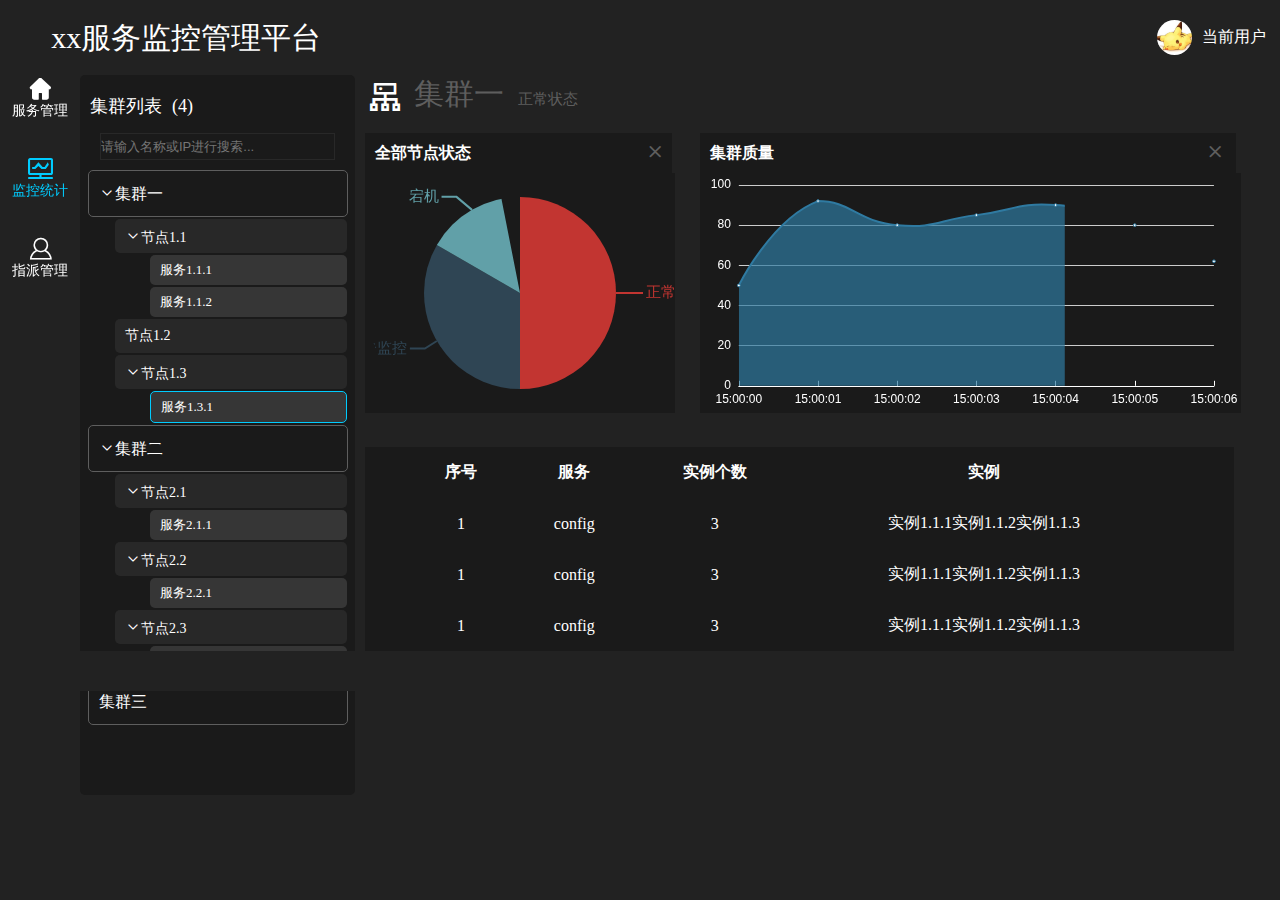
<file: index.html>
<!DOCTYPE>
<html>
  <head>
    <meta charset="utf-8">
    <link href="css/index.css" type="text/css" rel="stylesheet">
    <link href="css/reset.css" type="text/css" rel="stylesheet">
    <link href="css/iconfont/iconfont.css" type="text/css" rel="stylesheet">
  </head>
  <body>
    <div class="top-nav">
        <div class="top-title"><span>xx服务监控管理平台</span></div>
        <div class="user-info"><img class="user-pic" src="images/userImage.jpg"><span>当前用户</span></div>
    </div>
    <div class="bottom-container">
      <div class="left-side-nav">
        <div class="nav-logo"><i class="iconfont icon-zhuye" style="font-size: 25px;"></i><span>服务管理</span></div>
        <div class="nav-logo active"><i class="iconfont icon-jianzhuanquan" style="font-size: 25px;"></i><span>监控统计</span></div>
        <div class="nav-logo"><i class="iconfont icon-yonghu" style="font-size: 25px;"></i><span>指派管理</span></div>
      </div>
      <div class="cluster-list-container">
        <span>集群列表</span><span>(4)</span>
        <input type="text" class="search-input" placeholder="请输入名称或IP进行搜索...">
        <ul class="cluster-container">
          <li class="cluster-name" onclick="isHidden(this)"><i class="iconfont icon-tubiao-"></i><span>集群一</span></li>
            <ul class="node-container" style="display:block;">
              <li class="node-name" onclick="isHidden(this)"><i class="iconfont icon-tubiao-"></i><span>节点1.1</span></li>
                <ul class="service-container" style="display:block;">
                  <li class="service-name" onclick="showInstance(this)"><span>服务1.1.1</span></li>
                  <li class="service-name" onclick="showInstance(this)"><span>服务1.1.2</span></li>
                </ul>
              <li class="node-name" onclick="isHidden(this)"><span>节点1.2</span></li>
              <li class="node-name" onclick="isHidden(this)"><i class="iconfont icon-tubiao-"></i><span>节点1.3</span></li>
                <ul class="service-container" style="display:block;">
                  <li class="service-name active1"><span>服务1.3.1</span></li>
                </ul>
            </ul>
          <li class="cluster-name" onclick="isHidden(this)"><i class="iconfont icon-tubiao-"></i><span>集群二</span></li>
            <ul class="node-container" style="display:block;">
              <li class="node-name" onclick="isHidden(this)"><i class="iconfont icon-tubiao-"></i><span>节点2.1</span></li>
                <ul class="service-container" style="display:block;">
                  <li class="service-name"><span>服务2.1.1</span></li>
                </ul>
              <li class="node-name" onclick="isHidden(this)"><i class="iconfont icon-tubiao-"></i><span>节点2.2</span></li>
                <ul class="service-container" style="display:block;">
                  <li class="service-name"><span>服务2.2.1</span></li>
                </ul>
              <li class="node-name" onclick="isHidden(this)"><i class="iconfont icon-tubiao-"></i><span>节点2.3</span></li>
                <ul class="service-container" style="display:block;">
                  <li class="service-name"><span>服务1.3.1</span></li>
                </ul>
            </ul>
          <li class="cluster-name"><span>集群三</span></li>
        </ul>
      </div>
      <div class="right-charts-container">
        <div class="cluster-charts-header">
          <i class="iconfont icon-cluster" style="position: relative;font-size: 40px;vertical-align:middle;display: inline-block;"></i>
          <span class="cluster-name-span">集群一</span>
          <span class="cluster-status-span">正常状态</span>
        </div>
        <div class="cluster-nodeStatus-container">
          <div class="cluster-nodeStatus-header"><div class="cluster-nodeStatus-title">全部节点状态</div><i class="iconfont icon-guanbi"></i></div>
          <div id="cluster-nodeStatus-div" style="height:240px;width:99%"></div>
        </div>
        <div class="cluster-quality-container">
          <div class="cluster-quality-header"><div class="cluster-quality-title">集群质量</div><i class="iconfont icon-guanbi"></i></div>
          <div id="cluster-quality-div" style="height:240px;width:99%"></div>
        </div>
        <div class="cluster-instance-container">
          <table>
            <thead>
              <tr>
                <th>序号</th>
                <th>服务</th>
                <th>实例个数</th>
                <th>实例</th>
              </tr>
            </thead>
            <tbody>
              <tr>
                <td>1</td>
                <td>config</td>
                <td>3</td>
                <td><span>实例1.1.1</span><span>实例1.1.2</span><span>实例1.1.3</span></td>
              </tr>
              <tr>
                <td>1</td>
                <td>config</td>
                <td>3</td>
                <td><span>实例1.1.1</span><span>实例1.1.2</span><span>实例1.1.3</span></td>
              </tr>
              <tr>
                <td>1</td>
                <td>config</td>
                <td>3</td>
                <td><span>实例1.1.1</span><span>实例1.1.2</span><span>实例1.1.3</span></td>
              </tr>
            </tbody>
          </table>
        </div>
      </div>
    </div>
    <div class="footer">

    </div>
    <!-- 引入 echarts.js -->
    <script src="js/echarts.common.min.js"></script>
    <script src="js/index.js"></script>
  </body>
</html>
</file>
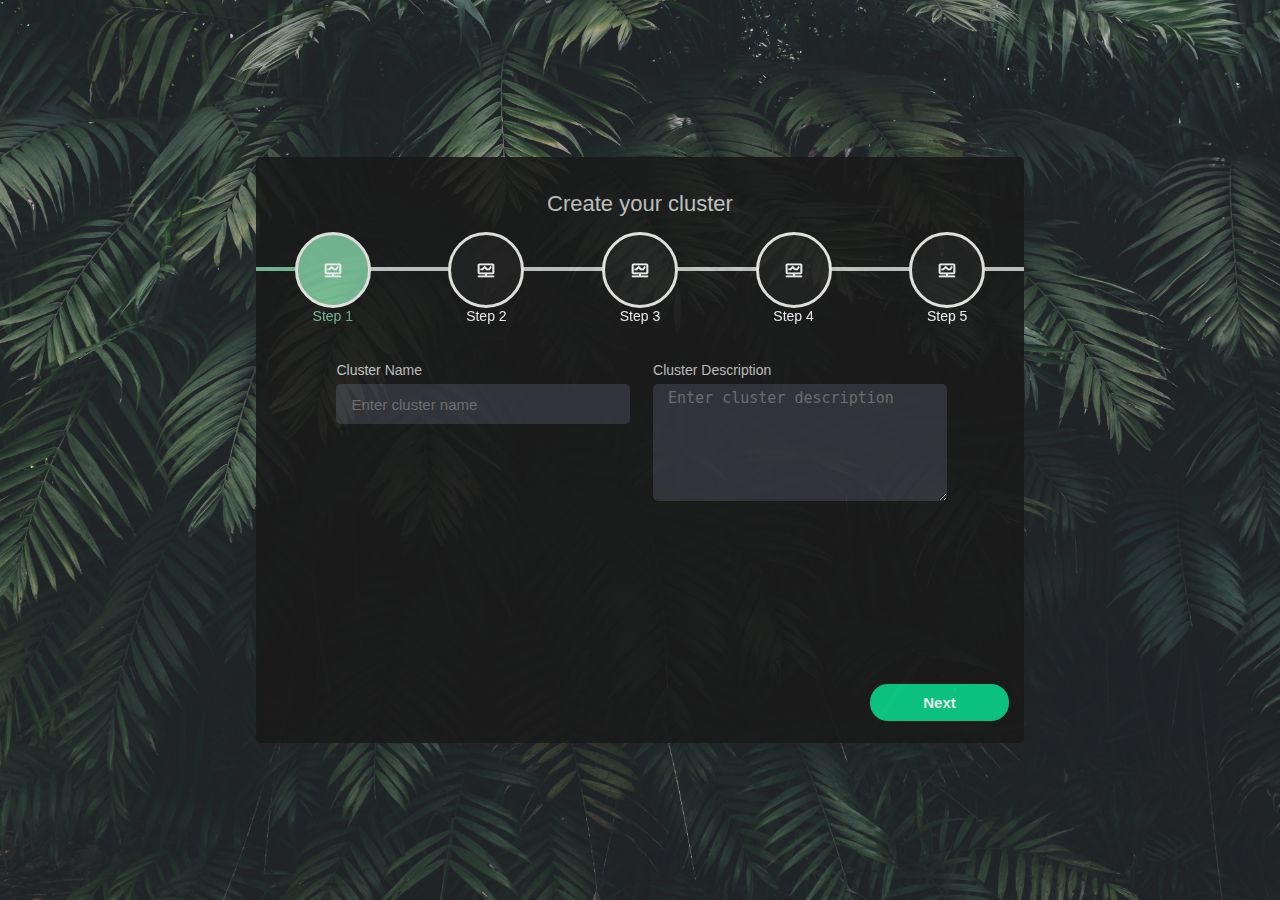
<file: create.html>
<!DOCTYPE>
<html>
  <head>
    <meta charset="utf-8">
    <title>新建集群</title>
    <link rel="stylesheet" type="text/css" href="css/reset.css"> 
    <link rel="stylesheet" type="text/css" href="css/create.css">
    <link rel="stylesheet" type="text/css" href="css/iconfont/iconfont.css">
    <link rel="icon" href="images/favicon.ico" />
  </head>
  <body>
    <div class="create-background-opacity"></div>
    <div class="create-form-container">
      <div class="progress-with-circle">
        <div class="progress-bar" id="progress-bar"></div>
      </div>
      <ul class="nav-pills">
      <li  class="nav-li-active">
        <div class="icon-circle" id="circle1">
          <i class="iconfont icon-jianzhuanquan"></i>
        </div>
        <a>Step 1</a>
      </li>
      <li>
        <div class="icon-circle" id="circle2">
          <i class="iconfont icon-jianzhuanquan"></i>
        </div>
        <a>Step 2</a>
      </li>
      <li>
        <div class="icon-circle" id="circle3">
          <i class="iconfont icon-jianzhuanquan"></i>
        </div>
        <a>Step 3</a>
      </li>
      <li>
        <div class="icon-circle" id="circle4">
          <i class="iconfont icon-jianzhuanquan"></i>
        </div>
        <a>Step 4</a>
      </li>
      <li>
        <div class="icon-circle" id="circle5">
          <i class="iconfont icon-jianzhuanquan"></i>
        </div>
        <a>Step 5</a>
      </li>
      </ul>
      <!--iput cluster-->
      <div class="create-cluster-container">
        <div class="create-cluster-header">
          <p>Create your cluster</p>
        </div>
        <form class="create-cluster-form">
          <ul class="create-cluster-ul">
            <li class="create-cluster-li">
              <label class="create-li-label">Cluster Name</label>
              <input class="clusterName" type="text" placeholder="Enter cluster name" name="clusterName" required="required" onchange="checkClusterName()"> 
            </li>
            <li class="create-cluster-li">
              <label class="create-li-label">Cluster Description</label>
              <textarea class="clusterDescription" placeholder="Enter cluster description" name="clusterDesciption" required="required"></textarea>
            </li>
          </ul>
        </form>
        <input type="button" value="Next" class="next-btn" onclick="clusterSave(this)"/>
      </div>
      <!--add jar/image-->
      <div class="add-jar-container">
        <div class="create-cluster-header">
          <p>Add your jar/image</p>
        </div>
        <form class="add-jar-form">
          <ul class="create-cluster-ul list">
            <li class="create-cluster-li" style="margin-left: 28%;font-size:20px; ">
              <span><input class="cluster-li-radio" type="radio" name="hubType" value="jar" checked onclick="isJar()"><label>jar</label></span>
              <span><input class="cluster-li-radio" type="radio" name="hubType" value="image" onclick="isImage()"><label>image</label></span>
            </li>
            <li class="create-cluster-li">
              <label class="create-li-label">IP</label>
              <input class="IP" type="text" placeholder="Enter IP" name="IP" required="required" value="192.168.0.116" onblur="checkform(this)"> 
            </li>
            <li class="create-cluster-li cluster-jar-li">
              <label class="create-li-label">User Name</label>
              <input class="userName" type="text" placeholder="Enter user name" name="userName" required="required" value="root" onblur="checkform(this)"> 
            </li>
            <li class="create-cluster-li">
              <label class="create-li-label">Local Hub Path</label>
              <input class="localHubPath" type="text" placeholder="Enter local hub path" name="localHubPath" required="required" value="/usr/local/MSProject" onblur="checkform(this)"> 
            </li>
            <li class="create-cluster-li cluster-jar-li">
              <label class="create-li-label">User Password</label>
              <input class="userPwd" type="password" placeholder="Enter user password" name="userPassword" required="required" value="changxin" onblur="checkform(this)"> 
            </li>
            <li class="create-cluster-li cluster-jar-li">
              <label class="create-li-label">Log Path</label>
              <input class="logPath" type="text" placeholder="Enter log path" name="logPath" required="required" value="/var/sselab/log" onblur="checkform(this)"> 
            </li>
          </ul>
        </form>
        <div class="show-jar-container">
          <div id="show-jar-content"></div>
          <input class="show-jar-button" type="button" value="取消" class="cancel-btn" onclick="cancelJar()"/>
          <input class="show-jar-button" type="button" value="保存" class="save-btn" onclick="saveJar()"/>
        </div>
        <input id="next-button" type="button" value="Next" class="next-btn" onclick="checkhub()"/>
      </div>
      <!--input node-->
      <div class="create-node-container">
        <div class="create-node-header">
          <p>Create your node</p>
        </div>
        <form class="create-node-form">
          <label class="create-li-label">IP String</label>
          <textarea class="IPString" placeholder="Enter IP string,Please separate different IPs with commas(,)" name="IPString" required="required">192.168.0.116,192.168.0.112,192.168.0.113</textarea>
        </form>
        <input type="button" value="Next" class="next-btn" onclick="searchNode(this)"/>
      </div>
      <!--add ip-->
      <div class="add-ip-container">
        <div class="create-node-header">
          <p>Add your IP</p>
        </div>
        <div id="add-ip-list"> 
        </div>
        <input  type="button" value="Next" class="next-btn" onclick="addIPFunction(this);showServiceFunction();"/>
      </div>     
      <!--create service-->
      <div class="create-service-container">
        <div class="create-service-header">
          <p>Service</p>
        </div>
        <div class="service-ip-container">
          <!--
          <div class="each-ip-container">
            <div class="ip-name"><span style="vertical-align: middle; padding-left: 3px;">192.168.0.111</span><img src="images/tianjia.png" style="width:12%; display: inline-block; padding-left:5px; vertical-align: middle;"></div>
            <div class="ip-service-count">
              <span>tomcat: <input type="number" min="1" max="10" value="2"/></span>
              <span>userService: <input type="number" min="1" max="10"/></span>
              <span>docker: <input type="number" min="1" max="10"/></span>
            </div>
          </div>  
          <div class="each-ip-container">
            <div class="ip-name"><span style="vertical-align: middle;padding-left: 3px;">192.168.0.112</span><img src="images/tianjia.png" style="width:12%; display: inline-block; padding-left:5px; vertical-align: middle;"></div>
            <div class="ip-service-count">
              <span>tomcat: <input type="number" min="1" max="10"/></span>
              <span>userService: <input type="number" min="1" max="10"/></span>
            </div>
          </div>
          <div class="each-ip-container">
            <div class="ip-name"><span style="vertical-align: middle;padding-left: 3px;">192.168.0.113</span><img src="images/tianjia.png" style="width:12%; display: inline-block; padding-left:5px; vertical-align: middle;"></div>
            <div class="ip-service-count">
              <span>userService: <input type="number" min="1" max="10"/></span>
              <span>docker: <input type="number" min="1" max="10"/></span>
            </div>
          </div>
          --> 
        </div>
        <div class="add-service-container"> 
          <div class="add-service-content"></div>
          <input class="add-service-button" type="button" value="取消" onclick="cancelService()"/>
          <input class="add-service-button" type="button" value="保存" onclick="addService(this)"/>
        </div> 
        <input type="button" value="Submit" class="submit-btn" onclick="deployFunction()"/>  
      </div>
    </div>
    <script>
      
    </script>
    <script src="js/create.js"></script>
  </body>
</html>
</file>
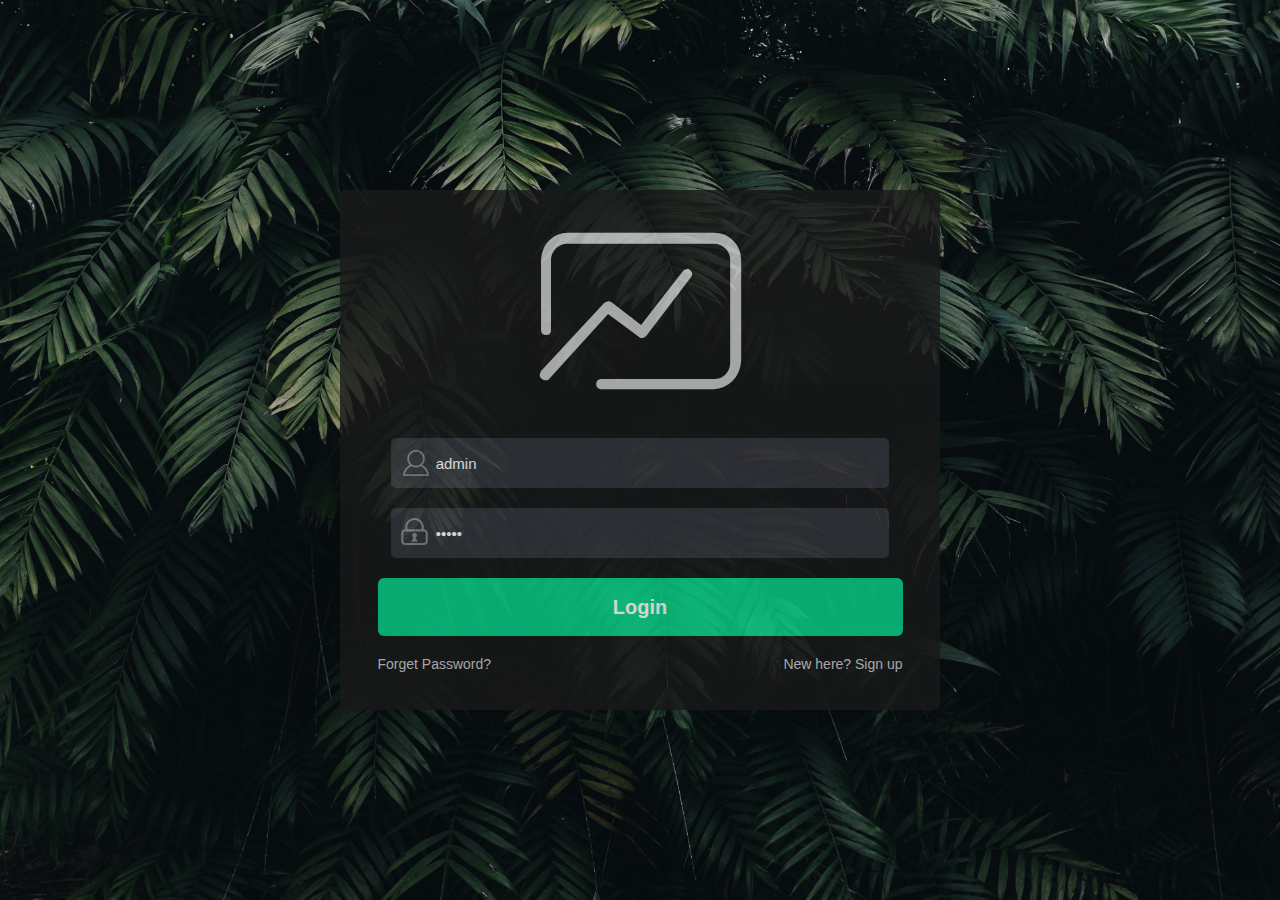
<file: login.html>
<!DOCTYPE>
<html>
  <head>
    <meta charset="utf-8">
    <title>登录</title>
    <link rel="stylesheet" type="text/css" href="css/reset.css"> 
    <link rel="stylesheet" type="text/css" href="css/login.css">
    <link rel="stylesheet" type="text/css" href="css/iconfont/iconfont.css">
    <link rel="icon" href="images/favicon.ico" />
  </head>
  <body>
    <div class="login-form-container">
      <div class="welcome-logo">
        <i class="iconfont icon-jiankongzhibiao" style="font-size: 200px; font-weight: lighter;"></i>
      </div>
      <form class="login-form">
        <input class="userName" type="text" placeholder="Enter Username" required="required" value="admin">
        <input class="userPassword" type="password" placeholder="Enter Password" required="required" value="admin">
        <input type="button" value="Login" class="login-btn" onclick="submitFunction()"/>
        <div class="forget-pwd"><a>Forget Password?</a></div>
        <div class="sign-up"><a>New here? Sign up</a></div>
      </form>
    </div>
    <script src="js/login.js"></script>
  </body>
</html>
</file>
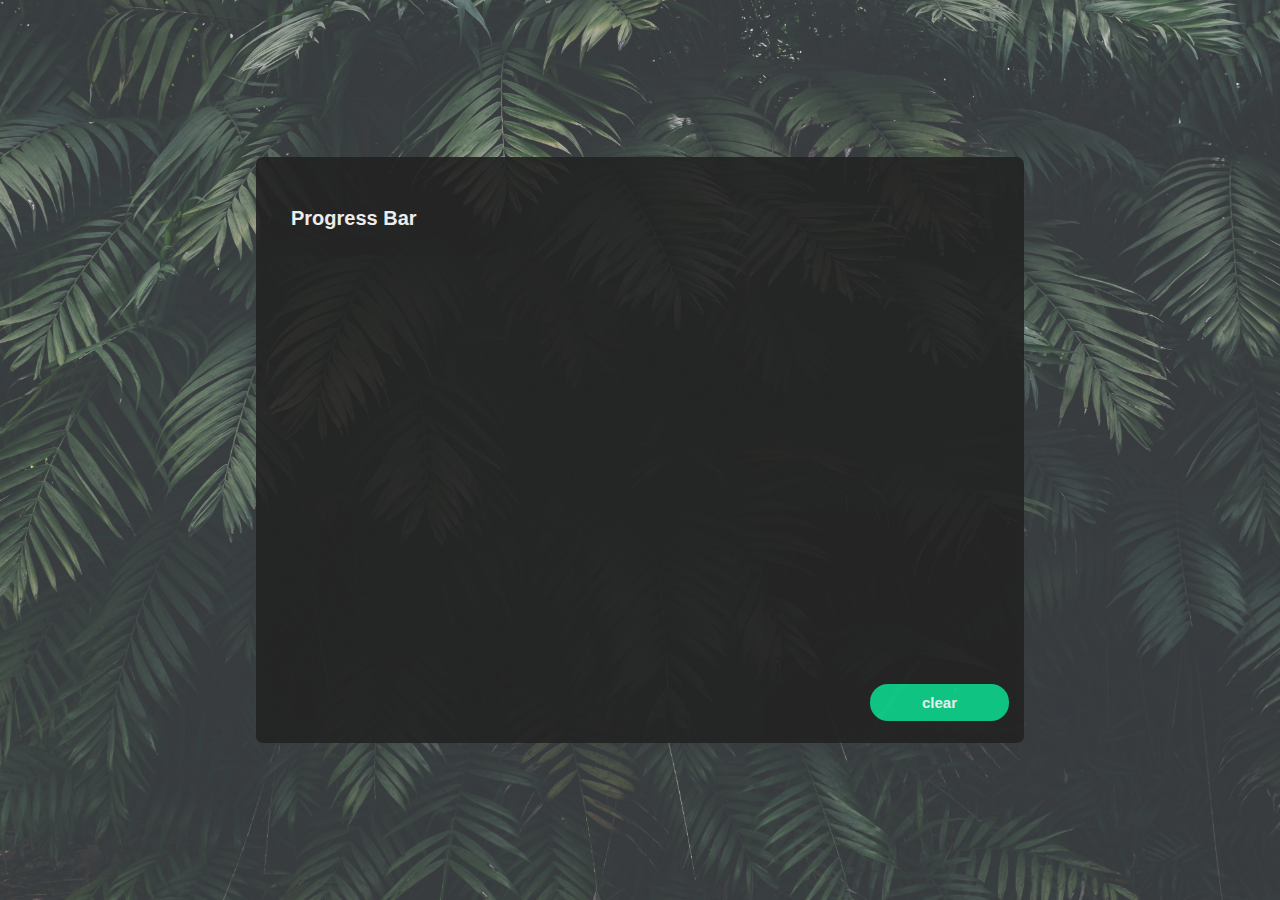
<file: progressBar.html>
<!DOCTYPE>
<html>
  <head>
    <meta charset="utf-8">
    <title>部署集群</title>
    <link rel="stylesheet" type="text/css" href="css/reset.css">
    <link rel="stylesheet" type="text/css" href="css/create.css">
    <link rel="stylesheet" type="text/css" href="css/progressBar.css">
    <link rel="stylesheet" type="text/css" href="css/iconfont/iconfont.css">
    <link rel="icon" href="images/favicon.ico" />
  </head>
  <body>
    <div class="wrapper">
      <div class="bg-pic-cover">
        <div class="form-container">
          <div class="panel-heading">
            <span>Progress Bar</span>
          </div>

          <div class="panel-body">
            <!--
            <div class="each-bar-container">
              <span class="ip-name">IP1</span>
              <div class="progress-bar-container">
                <div class="progress-bar-complete bar1"></div>
              </div>
            </div>
          
            <div class="each-bar-container">
              <span class="ip-name">IP2</span>
              <div class="progress-bar-container">
                <div class="progress-bar-complete bar2"></div>
              </div>
            </div>
         
          <div class="each-bar-container">
            <span class="ip-name">IP3</span>
            <div class="progress-bar-container">
              <div class="progress-bar-complete bar3"></div>
            </div>
          </div>

          <div class="each-bar-container">
            <span class="ip-name">IP4</span>
            <div class="progress-bar-container">
              <div class="progress-bar-complete bar4"></div>
            </div>
          </div>
          -->
          </div>
          <input  type="button" value="clear" class="finish-btn" id="finish" onclick="clear()"/>
        </div>
      </div>
    </div>
    <script src="js/progressBar.js"></script>
  </body>
</html>
</file>
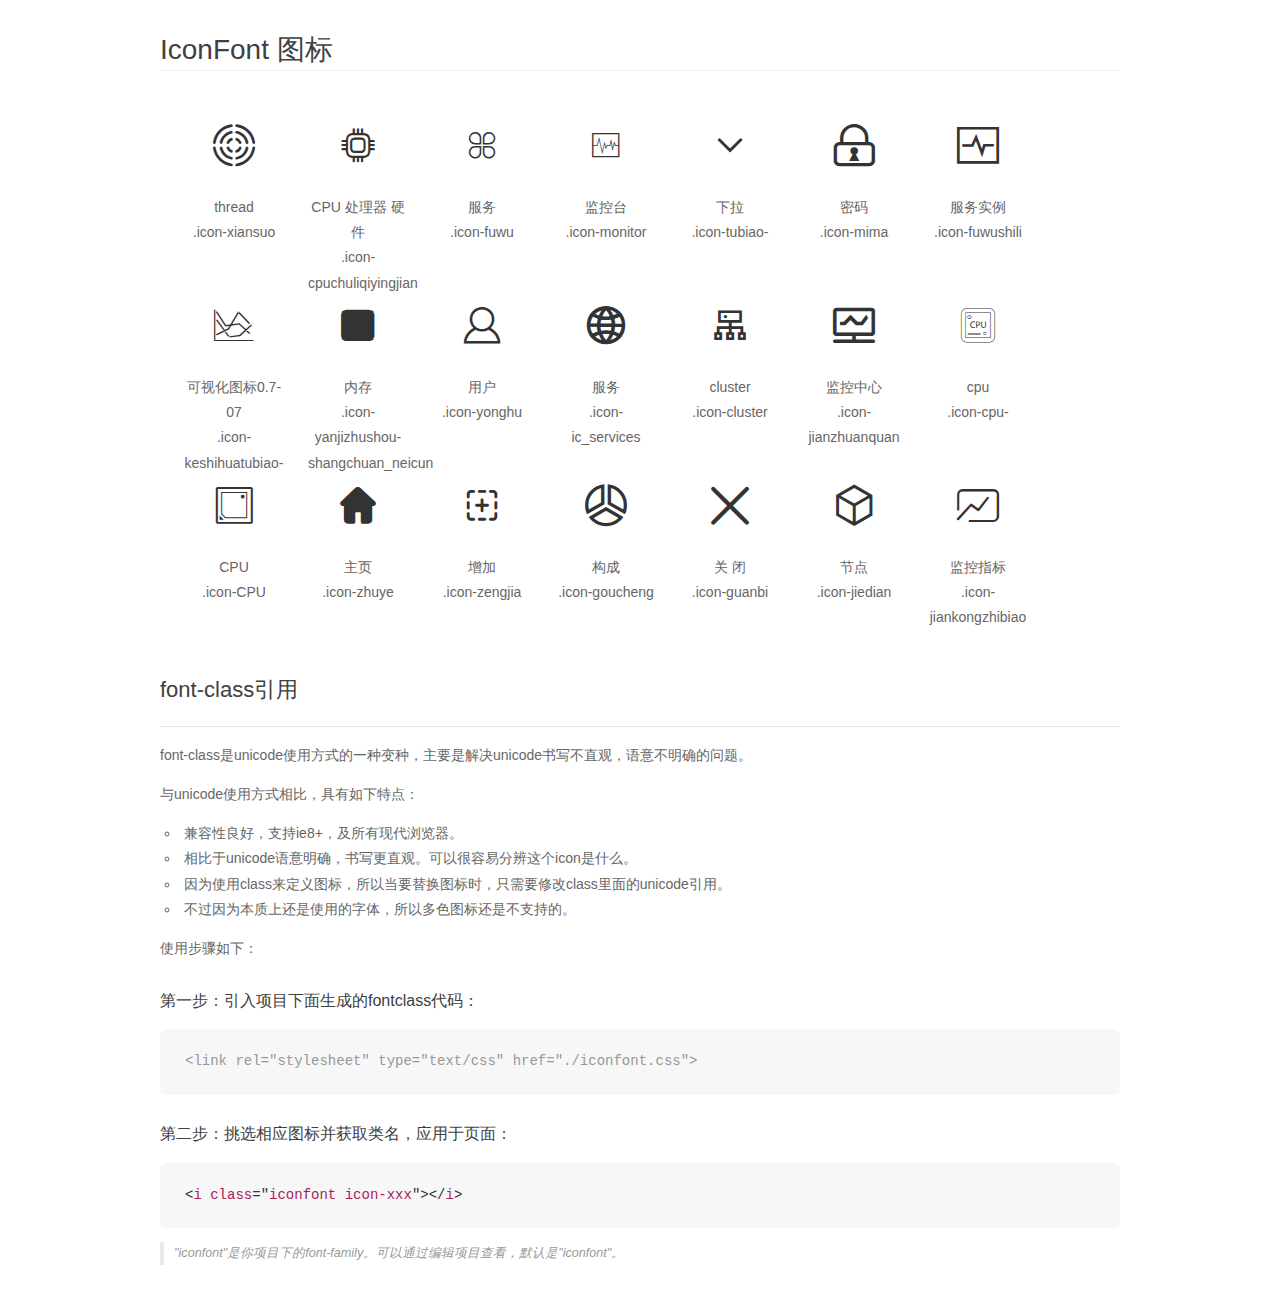
<file: css/iconfont/demo_fontclass.html>
<!DOCTYPE html>
<html>
<head>
    <meta charset="utf-8"/>
    <title>IconFont</title>
    <link rel="stylesheet" href="demo.css">
    <link rel="stylesheet" href="iconfont.css">
</head>
<body>
    <div class="main markdown">
        <h1>IconFont 图标</h1>
        <ul class="icon_lists clear">
            
                <li>
                <i class="icon iconfont icon-xiansuo"></i>
                    <div class="name">thread</div>
                    <div class="fontclass">.icon-xiansuo</div>
                </li>
            
                <li>
                <i class="icon iconfont icon-cpuchuliqiyingjian"></i>
                    <div class="name">CPU 处理器 硬件</div>
                    <div class="fontclass">.icon-cpuchuliqiyingjian</div>
                </li>
            
                <li>
                <i class="icon iconfont icon-fuwu"></i>
                    <div class="name">服务</div>
                    <div class="fontclass">.icon-fuwu</div>
                </li>
            
                <li>
                <i class="icon iconfont icon-monitor"></i>
                    <div class="name">监控台</div>
                    <div class="fontclass">.icon-monitor</div>
                </li>
            
                <li>
                <i class="icon iconfont icon-tubiao-"></i>
                    <div class="name">下拉</div>
                    <div class="fontclass">.icon-tubiao-</div>
                </li>
            
                <li>
                <i class="icon iconfont icon-mima"></i>
                    <div class="name">密码</div>
                    <div class="fontclass">.icon-mima</div>
                </li>
            
                <li>
                <i class="icon iconfont icon-fuwushili"></i>
                    <div class="name">服务实例</div>
                    <div class="fontclass">.icon-fuwushili</div>
                </li>
            
                <li>
                <i class="icon iconfont icon-keshihuatubiao-"></i>
                    <div class="name">可视化图标0.7-07</div>
                    <div class="fontclass">.icon-keshihuatubiao-</div>
                </li>
            
                <li>
                <i class="icon iconfont icon-yanjizhushou-shangchuan_neicun"></i>
                    <div class="name">内存</div>
                    <div class="fontclass">.icon-yanjizhushou-shangchuan_neicun</div>
                </li>
            
                <li>
                <i class="icon iconfont icon-yonghu"></i>
                    <div class="name">用户</div>
                    <div class="fontclass">.icon-yonghu</div>
                </li>
            
                <li>
                <i class="icon iconfont icon-ic_services"></i>
                    <div class="name">服务</div>
                    <div class="fontclass">.icon-ic_services</div>
                </li>
            
                <li>
                <i class="icon iconfont icon-cluster"></i>
                    <div class="name">cluster</div>
                    <div class="fontclass">.icon-cluster</div>
                </li>
            
                <li>
                <i class="icon iconfont icon-jianzhuanquan"></i>
                    <div class="name">监控中心</div>
                    <div class="fontclass">.icon-jianzhuanquan</div>
                </li>
            
                <li>
                <i class="icon iconfont icon-cpu-"></i>
                    <div class="name">cpu</div>
                    <div class="fontclass">.icon-cpu-</div>
                </li>
            
                <li>
                <i class="icon iconfont icon-CPU"></i>
                    <div class="name">CPU</div>
                    <div class="fontclass">.icon-CPU</div>
                </li>
            
                <li>
                <i class="icon iconfont icon-zhuye"></i>
                    <div class="name">主页</div>
                    <div class="fontclass">.icon-zhuye</div>
                </li>
            
                <li>
                <i class="icon iconfont icon-zengjia"></i>
                    <div class="name">增加</div>
                    <div class="fontclass">.icon-zengjia</div>
                </li>
            
                <li>
                <i class="icon iconfont icon-goucheng"></i>
                    <div class="name">构成</div>
                    <div class="fontclass">.icon-goucheng</div>
                </li>
            
                <li>
                <i class="icon iconfont icon-guanbi"></i>
                    <div class="name">关  闭</div>
                    <div class="fontclass">.icon-guanbi</div>
                </li>
            
                <li>
                <i class="icon iconfont icon-jiedian"></i>
                    <div class="name">节点</div>
                    <div class="fontclass">.icon-jiedian</div>
                </li>
            
                <li>
                <i class="icon iconfont icon-jiankongzhibiao"></i>
                    <div class="name">监控指标</div>
                    <div class="fontclass">.icon-jiankongzhibiao</div>
                </li>
            
        </ul>

        <h2 id="font-class-">font-class引用</h2>
        <hr>

        <p>font-class是unicode使用方式的一种变种，主要是解决unicode书写不直观，语意不明确的问题。</p>
        <p>与unicode使用方式相比，具有如下特点：</p>
        <ul>
        <li>兼容性良好，支持ie8+，及所有现代浏览器。</li>
        <li>相比于unicode语意明确，书写更直观。可以很容易分辨这个icon是什么。</li>
        <li>因为使用class来定义图标，所以当要替换图标时，只需要修改class里面的unicode引用。</li>
        <li>不过因为本质上还是使用的字体，所以多色图标还是不支持的。</li>
        </ul>
        <p>使用步骤如下：</p>
        <h3 id="-fontclass-">第一步：引入项目下面生成的fontclass代码：</h3>


        <pre><code class="lang-js hljs javascript"><span class="hljs-comment">&lt;link rel="stylesheet" type="text/css" href="./iconfont.css"&gt;</span></code></pre>
        <h3 id="-">第二步：挑选相应图标并获取类名，应用于页面：</h3>
        <pre><code class="lang-css hljs">&lt;<span class="hljs-selector-tag">i</span> <span class="hljs-selector-tag">class</span>="<span class="hljs-selector-tag">iconfont</span> <span class="hljs-selector-tag">icon-xxx</span>"&gt;&lt;/<span class="hljs-selector-tag">i</span>&gt;</code></pre>
        <blockquote>
        <p>"iconfont"是你项目下的font-family。可以通过编辑项目查看，默认是"iconfont"。</p>
        </blockquote>
    </div>
</body>
</html>
</file>
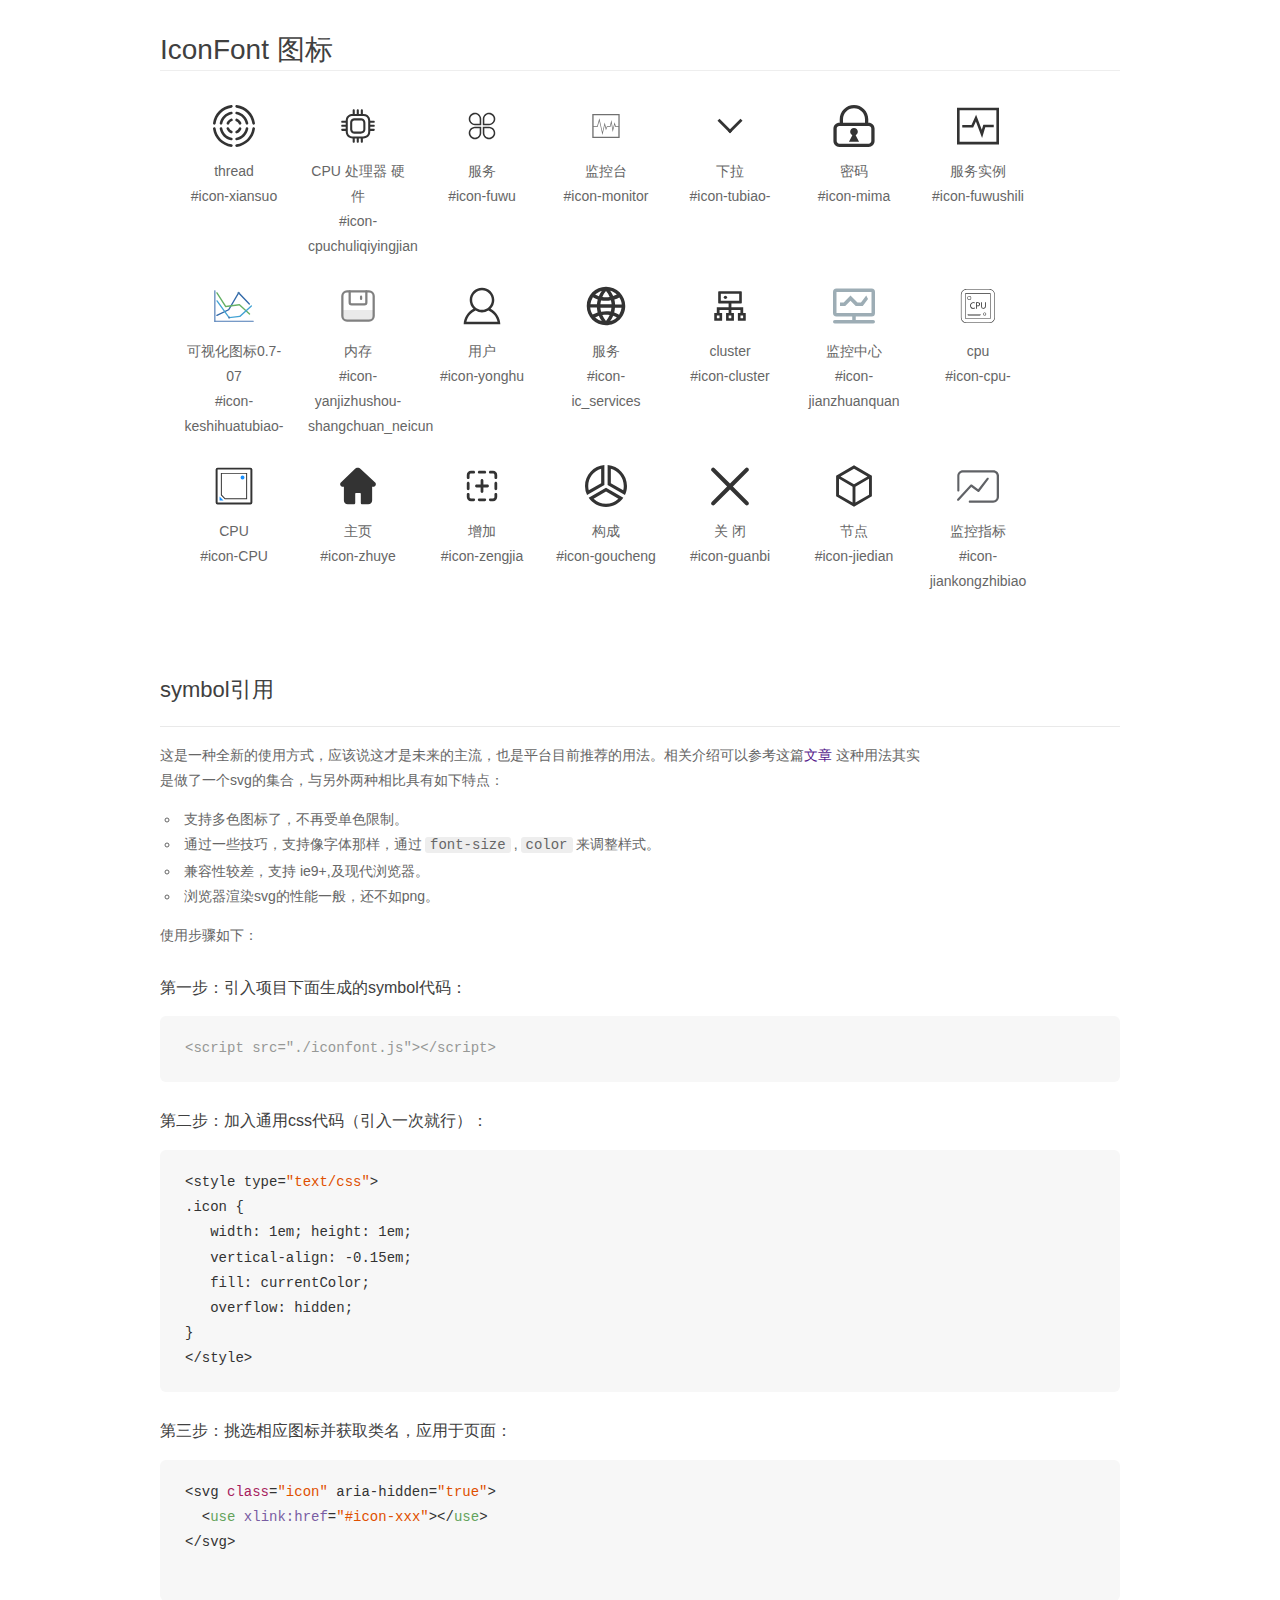
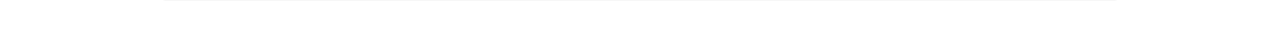
<file: css/iconfont/demo_symbol.html>
<!DOCTYPE html>
<html>
<head>
    <meta charset="utf-8"/>
    <title>IconFont</title>
    <link rel="stylesheet" href="demo.css">
    <script src="iconfont.js"></script>

    <style type="text/css">
        .icon {
          /* 通过设置 font-size 来改变图标大小 */
          width: 1em; height: 1em;
          /* 图标和文字相邻时，垂直对齐 */
          vertical-align: -0.15em;
          /* 通过设置 color 来改变 SVG 的颜色/fill */
          fill: currentColor;
          /* path 和 stroke 溢出 viewBox 部分在 IE 下会显示
             normalize.css 中也包含这行 */
          overflow: hidden;
        }

    </style>
</head>
<body>
    <div class="main markdown">
        <h1>IconFont 图标</h1>
        <ul class="icon_lists clear">
            
                <li>
                    <svg class="icon" aria-hidden="true">
                        <use xlink:href="#icon-xiansuo"></use>
                    </svg>
                    <div class="name">thread</div>
                    <div class="fontclass">#icon-xiansuo</div>
                </li>
            
                <li>
                    <svg class="icon" aria-hidden="true">
                        <use xlink:href="#icon-cpuchuliqiyingjian"></use>
                    </svg>
                    <div class="name">CPU 处理器 硬件</div>
                    <div class="fontclass">#icon-cpuchuliqiyingjian</div>
                </li>
            
                <li>
                    <svg class="icon" aria-hidden="true">
                        <use xlink:href="#icon-fuwu"></use>
                    </svg>
                    <div class="name">服务</div>
                    <div class="fontclass">#icon-fuwu</div>
                </li>
            
                <li>
                    <svg class="icon" aria-hidden="true">
                        <use xlink:href="#icon-monitor"></use>
                    </svg>
                    <div class="name">监控台</div>
                    <div class="fontclass">#icon-monitor</div>
                </li>
            
                <li>
                    <svg class="icon" aria-hidden="true">
                        <use xlink:href="#icon-tubiao-"></use>
                    </svg>
                    <div class="name">下拉</div>
                    <div class="fontclass">#icon-tubiao-</div>
                </li>
            
                <li>
                    <svg class="icon" aria-hidden="true">
                        <use xlink:href="#icon-mima"></use>
                    </svg>
                    <div class="name">密码</div>
                    <div class="fontclass">#icon-mima</div>
                </li>
            
                <li>
                    <svg class="icon" aria-hidden="true">
                        <use xlink:href="#icon-fuwushili"></use>
                    </svg>
                    <div class="name">服务实例</div>
                    <div class="fontclass">#icon-fuwushili</div>
                </li>
            
                <li>
                    <svg class="icon" aria-hidden="true">
                        <use xlink:href="#icon-keshihuatubiao-"></use>
                    </svg>
                    <div class="name">可视化图标0.7-07</div>
                    <div class="fontclass">#icon-keshihuatubiao-</div>
                </li>
            
                <li>
                    <svg class="icon" aria-hidden="true">
                        <use xlink:href="#icon-yanjizhushou-shangchuan_neicun"></use>
                    </svg>
                    <div class="name">内存</div>
                    <div class="fontclass">#icon-yanjizhushou-shangchuan_neicun</div>
                </li>
            
                <li>
                    <svg class="icon" aria-hidden="true">
                        <use xlink:href="#icon-yonghu"></use>
                    </svg>
                    <div class="name">用户</div>
                    <div class="fontclass">#icon-yonghu</div>
                </li>
            
                <li>
                    <svg class="icon" aria-hidden="true">
                        <use xlink:href="#icon-ic_services"></use>
                    </svg>
                    <div class="name">服务</div>
                    <div class="fontclass">#icon-ic_services</div>
                </li>
            
                <li>
                    <svg class="icon" aria-hidden="true">
                        <use xlink:href="#icon-cluster"></use>
                    </svg>
                    <div class="name">cluster</div>
                    <div class="fontclass">#icon-cluster</div>
                </li>
            
                <li>
                    <svg class="icon" aria-hidden="true">
                        <use xlink:href="#icon-jianzhuanquan"></use>
                    </svg>
                    <div class="name">监控中心</div>
                    <div class="fontclass">#icon-jianzhuanquan</div>
                </li>
            
                <li>
                    <svg class="icon" aria-hidden="true">
                        <use xlink:href="#icon-cpu-"></use>
                    </svg>
                    <div class="name">cpu</div>
                    <div class="fontclass">#icon-cpu-</div>
                </li>
            
                <li>
                    <svg class="icon" aria-hidden="true">
                        <use xlink:href="#icon-CPU"></use>
                    </svg>
                    <div class="name">CPU</div>
                    <div class="fontclass">#icon-CPU</div>
                </li>
            
                <li>
                    <svg class="icon" aria-hidden="true">
                        <use xlink:href="#icon-zhuye"></use>
                    </svg>
                    <div class="name">主页</div>
                    <div class="fontclass">#icon-zhuye</div>
                </li>
            
                <li>
                    <svg class="icon" aria-hidden="true">
                        <use xlink:href="#icon-zengjia"></use>
                    </svg>
                    <div class="name">增加</div>
                    <div class="fontclass">#icon-zengjia</div>
                </li>
            
                <li>
                    <svg class="icon" aria-hidden="true">
                        <use xlink:href="#icon-goucheng"></use>
                    </svg>
                    <div class="name">构成</div>
                    <div class="fontclass">#icon-goucheng</div>
                </li>
            
                <li>
                    <svg class="icon" aria-hidden="true">
                        <use xlink:href="#icon-guanbi"></use>
                    </svg>
                    <div class="name">关  闭</div>
                    <div class="fontclass">#icon-guanbi</div>
                </li>
            
                <li>
                    <svg class="icon" aria-hidden="true">
                        <use xlink:href="#icon-jiedian"></use>
                    </svg>
                    <div class="name">节点</div>
                    <div class="fontclass">#icon-jiedian</div>
                </li>
            
                <li>
                    <svg class="icon" aria-hidden="true">
                        <use xlink:href="#icon-jiankongzhibiao"></use>
                    </svg>
                    <div class="name">监控指标</div>
                    <div class="fontclass">#icon-jiankongzhibiao</div>
                </li>
            
        </ul>


        <h2 id="symbol-">symbol引用</h2>
        <hr>

        <p>这是一种全新的使用方式，应该说这才是未来的主流，也是平台目前推荐的用法。相关介绍可以参考这篇<a href="">文章</a>
        这种用法其实是做了一个svg的集合，与另外两种相比具有如下特点：</p>
        <ul>
          <li>支持多色图标了，不再受单色限制。</li>
          <li>通过一些技巧，支持像字体那样，通过<code>font-size</code>,<code>color</code>来调整样式。</li>
          <li>兼容性较差，支持 ie9+,及现代浏览器。</li>
          <li>浏览器渲染svg的性能一般，还不如png。</li>
        </ul>
        <p>使用步骤如下：</p>
        <h3 id="-symbol-">第一步：引入项目下面生成的symbol代码：</h3>
        <pre><code class="lang-js hljs javascript"><span class="hljs-comment">&lt;script src="./iconfont.js"&gt;&lt;/script&gt;</span></code></pre>
        <h3 id="-css-">第二步：加入通用css代码（引入一次就行）：</h3>
        <pre><code class="lang-js hljs javascript">&lt;style type=<span class="hljs-string">"text/css"</span>&gt;
.icon {
   width: <span class="hljs-number">1</span>em; height: <span class="hljs-number">1</span>em;
   vertical-align: <span class="hljs-number">-0.15</span>em;
   fill: currentColor;
   overflow: hidden;
}
&lt;<span class="hljs-regexp">/style&gt;</span></code></pre>
        <h3 id="-">第三步：挑选相应图标并获取类名，应用于页面：</h3>
        <pre><code class="lang-js hljs javascript">&lt;svg <span class="hljs-class"><span class="hljs-keyword">class</span></span>=<span class="hljs-string">"icon"</span> aria-hidden=<span class="hljs-string">"true"</span>&gt;<span class="xml"><span class="hljs-tag">
  &lt;<span class="hljs-name">use</span> <span class="hljs-attr">xlink:href</span>=<span class="hljs-string">"#icon-xxx"</span>&gt;</span><span class="hljs-tag">&lt;/<span class="hljs-name">use</span>&gt;</span>
</span>&lt;<span class="hljs-regexp">/svg&gt;
        </span></code></pre>
    </div>
</body>
</html>
</file>
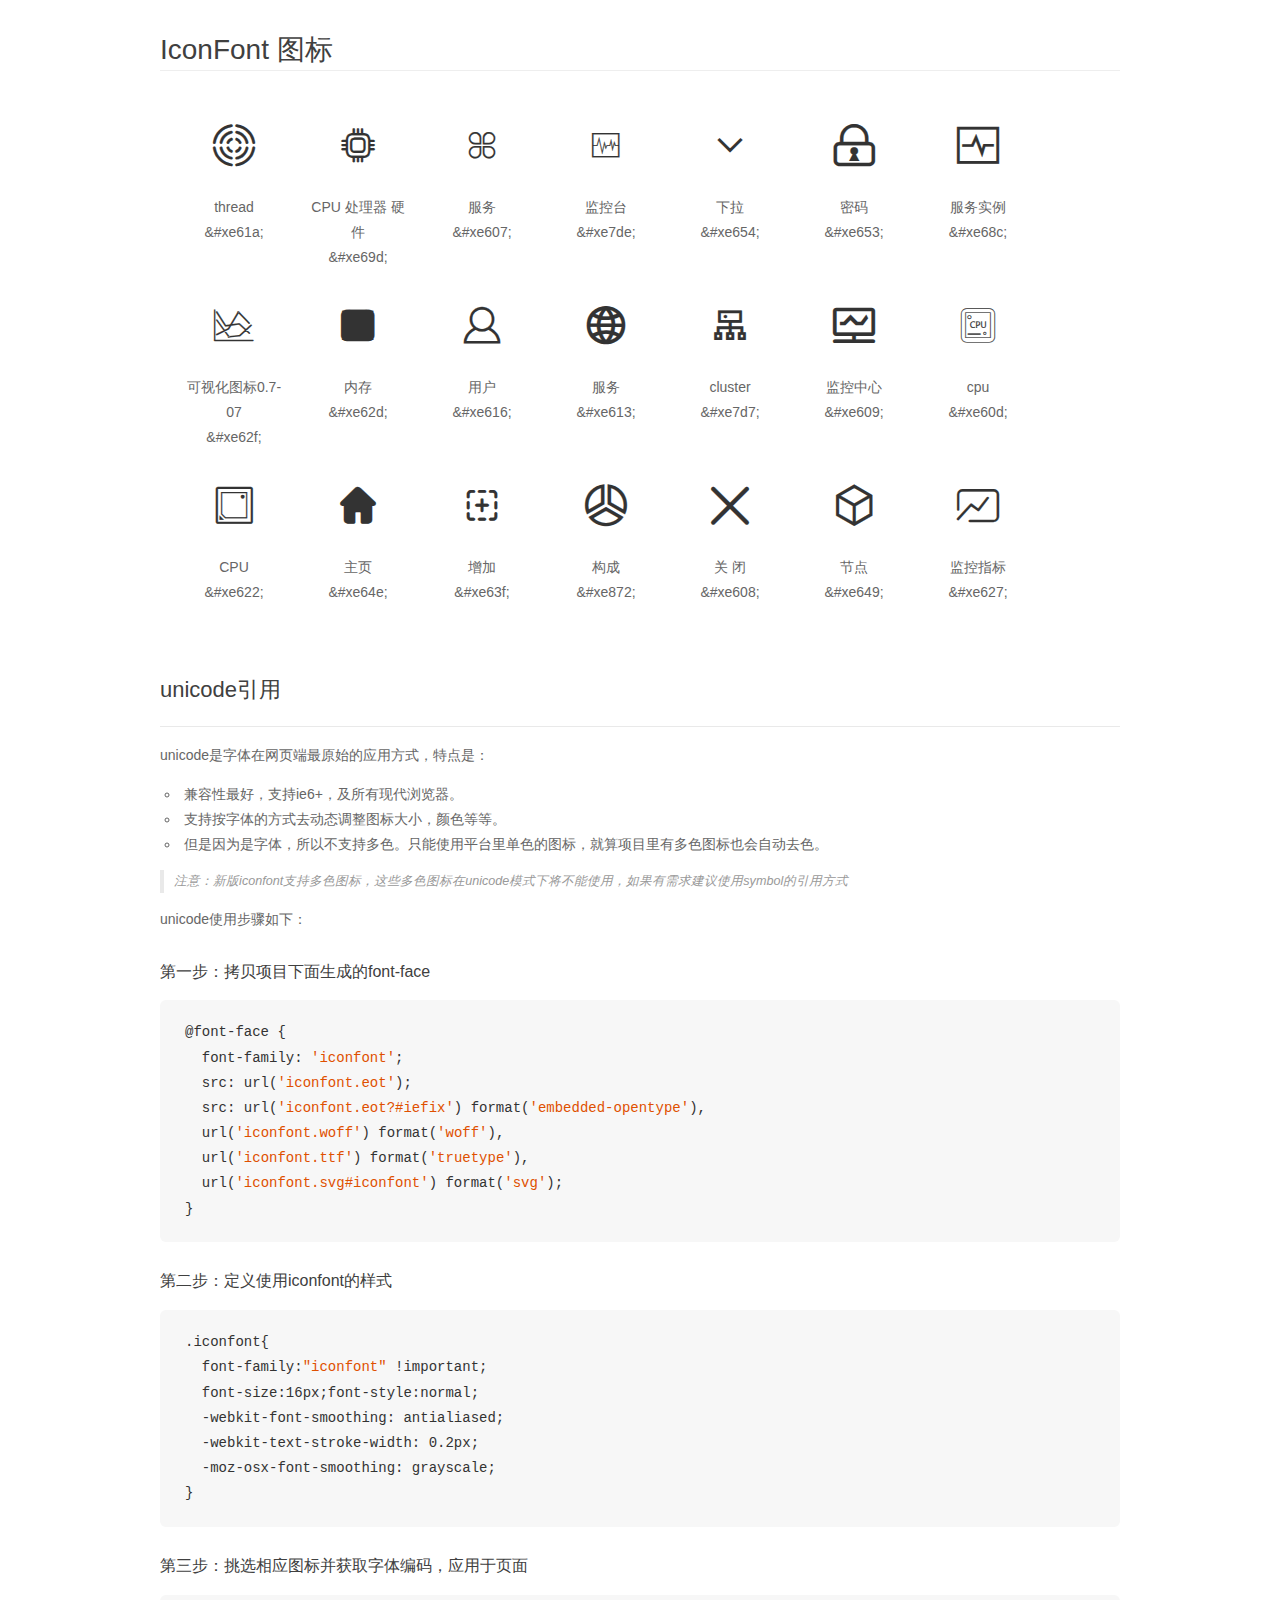
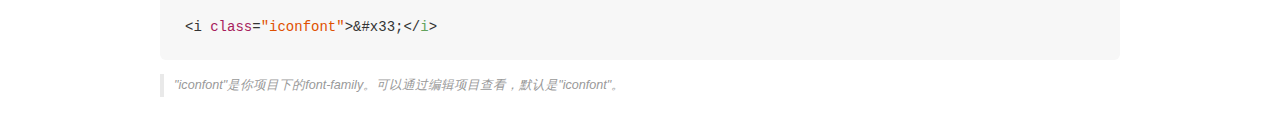
<file: css/iconfont/demo_unicode.html>
<!DOCTYPE html>
<html>
<head>
    <meta charset="utf-8"/>
    <title>IconFont</title>
    <link rel="stylesheet" href="demo.css">

    <style type="text/css">

        @font-face {font-family: "iconfont";
          src: url('iconfont.eot'); /* IE9*/
          src: url('iconfont.eot#iefix') format('embedded-opentype'), /* IE6-IE8 */
          url('iconfont.woff') format('woff'), /* chrome, firefox */
          url('iconfont.ttf') format('truetype'), /* chrome, firefox, opera, Safari, Android, iOS 4.2+*/
          url('iconfont.svg#iconfont') format('svg'); /* iOS 4.1- */
        }

        .iconfont {
          font-family:"iconfont" !important;
          font-size:16px;
          font-style:normal;
          -webkit-font-smoothing: antialiased;
          -webkit-text-stroke-width: 0.2px;
          -moz-osx-font-smoothing: grayscale;
        }

    </style>
</head>
<body>
    <div class="main markdown">
        <h1>IconFont 图标</h1>
        <ul class="icon_lists clear">
            
                <li>
                <i class="icon iconfont">&#xe61a;</i>
                    <div class="name">thread</div>
                    <div class="code">&amp;#xe61a;</div>
                </li>
            
                <li>
                <i class="icon iconfont">&#xe69d;</i>
                    <div class="name">CPU 处理器 硬件</div>
                    <div class="code">&amp;#xe69d;</div>
                </li>
            
                <li>
                <i class="icon iconfont">&#xe607;</i>
                    <div class="name">服务</div>
                    <div class="code">&amp;#xe607;</div>
                </li>
            
                <li>
                <i class="icon iconfont">&#xe7de;</i>
                    <div class="name">监控台</div>
                    <div class="code">&amp;#xe7de;</div>
                </li>
            
                <li>
                <i class="icon iconfont">&#xe654;</i>
                    <div class="name">下拉</div>
                    <div class="code">&amp;#xe654;</div>
                </li>
            
                <li>
                <i class="icon iconfont">&#xe653;</i>
                    <div class="name">密码</div>
                    <div class="code">&amp;#xe653;</div>
                </li>
            
                <li>
                <i class="icon iconfont">&#xe68c;</i>
                    <div class="name">服务实例</div>
                    <div class="code">&amp;#xe68c;</div>
                </li>
            
                <li>
                <i class="icon iconfont">&#xe62f;</i>
                    <div class="name">可视化图标0.7-07</div>
                    <div class="code">&amp;#xe62f;</div>
                </li>
            
                <li>
                <i class="icon iconfont">&#xe62d;</i>
                    <div class="name">内存</div>
                    <div class="code">&amp;#xe62d;</div>
                </li>
            
                <li>
                <i class="icon iconfont">&#xe616;</i>
                    <div class="name">用户</div>
                    <div class="code">&amp;#xe616;</div>
                </li>
            
                <li>
                <i class="icon iconfont">&#xe613;</i>
                    <div class="name">服务</div>
                    <div class="code">&amp;#xe613;</div>
                </li>
            
                <li>
                <i class="icon iconfont">&#xe7d7;</i>
                    <div class="name">cluster</div>
                    <div class="code">&amp;#xe7d7;</div>
                </li>
            
                <li>
                <i class="icon iconfont">&#xe609;</i>
                    <div class="name">监控中心</div>
                    <div class="code">&amp;#xe609;</div>
                </li>
            
                <li>
                <i class="icon iconfont">&#xe60d;</i>
                    <div class="name">cpu</div>
                    <div class="code">&amp;#xe60d;</div>
                </li>
            
                <li>
                <i class="icon iconfont">&#xe622;</i>
                    <div class="name">CPU</div>
                    <div class="code">&amp;#xe622;</div>
                </li>
            
                <li>
                <i class="icon iconfont">&#xe64e;</i>
                    <div class="name">主页</div>
                    <div class="code">&amp;#xe64e;</div>
                </li>
            
                <li>
                <i class="icon iconfont">&#xe63f;</i>
                    <div class="name">增加</div>
                    <div class="code">&amp;#xe63f;</div>
                </li>
            
                <li>
                <i class="icon iconfont">&#xe872;</i>
                    <div class="name">构成</div>
                    <div class="code">&amp;#xe872;</div>
                </li>
            
                <li>
                <i class="icon iconfont">&#xe608;</i>
                    <div class="name">关  闭</div>
                    <div class="code">&amp;#xe608;</div>
                </li>
            
                <li>
                <i class="icon iconfont">&#xe649;</i>
                    <div class="name">节点</div>
                    <div class="code">&amp;#xe649;</div>
                </li>
            
                <li>
                <i class="icon iconfont">&#xe627;</i>
                    <div class="name">监控指标</div>
                    <div class="code">&amp;#xe627;</div>
                </li>
            
        </ul>
        <h2 id="unicode-">unicode引用</h2>
        <hr>

        <p>unicode是字体在网页端最原始的应用方式，特点是：</p>
        <ul>
        <li>兼容性最好，支持ie6+，及所有现代浏览器。</li>
        <li>支持按字体的方式去动态调整图标大小，颜色等等。</li>
        <li>但是因为是字体，所以不支持多色。只能使用平台里单色的图标，就算项目里有多色图标也会自动去色。</li>
        </ul>
        <blockquote>
        <p>注意：新版iconfont支持多色图标，这些多色图标在unicode模式下将不能使用，如果有需求建议使用symbol的引用方式</p>
        </blockquote>
        <p>unicode使用步骤如下：</p>
        <h3 id="-font-face">第一步：拷贝项目下面生成的font-face</h3>
        <pre><code class="lang-js hljs javascript">@font-face {
  font-family: <span class="hljs-string">'iconfont'</span>;
  src: url(<span class="hljs-string">'iconfont.eot'</span>);
  src: url(<span class="hljs-string">'iconfont.eot?#iefix'</span>) format(<span class="hljs-string">'embedded-opentype'</span>),
  url(<span class="hljs-string">'iconfont.woff'</span>) format(<span class="hljs-string">'woff'</span>),
  url(<span class="hljs-string">'iconfont.ttf'</span>) format(<span class="hljs-string">'truetype'</span>),
  url(<span class="hljs-string">'iconfont.svg#iconfont'</span>) format(<span class="hljs-string">'svg'</span>);
}
</code></pre>
        <h3 id="-iconfont-">第二步：定义使用iconfont的样式</h3>
        <pre><code class="lang-js hljs javascript">.iconfont{
  font-family:<span class="hljs-string">"iconfont"</span> !important;
  font-size:<span class="hljs-number">16</span>px;font-style:normal;
  -webkit-font-smoothing: antialiased;
  -webkit-text-stroke-width: <span class="hljs-number">0.2</span>px;
  -moz-osx-font-smoothing: grayscale;
}
</code></pre>
        <h3 id="-">第三步：挑选相应图标并获取字体编码，应用于页面</h3>
        <pre><code class="lang-js hljs javascript">&lt;i <span class="hljs-class"><span class="hljs-keyword">class</span></span>=<span class="hljs-string">"iconfont"</span>&gt;&amp;#x33;<span class="xml"><span class="hljs-tag">&lt;/<span class="hljs-name">i</span>&gt;</span></span></code></pre>

        <blockquote>
        <p>"iconfont"是你项目下的font-family。可以通过编辑项目查看，默认是"iconfont"。</p>
        </blockquote>
    </div>


</body>
</html>
</file>
<file: css/index.css>
body {
  width: 100%;
  background-color: #222;
  color: #fff;
  -webkit-user-select:none; 
  -moz-user-select:none; 
  -ms-user-select:none; 
  user-select:none;
}

body::before{ 
  content: ""; 
  display: table; 
} 

.top-nav {
  position: fixed;
  height: 75px;
  width: 100%;
  background-color: #222;
  z-index: 100;
}

.top-title {
  font-size: 30px;
  font-weight: 500;
  line-height: 75px;
  padding-left: 4%;
  display: inline-block;
  vertical-align: middle;
}

.user-info {
  position: relative;
  display: inline-block;
  margin-left: 65%;
  vertical-align: middle;
}

.user-pic {
  height: 35px;
  width: 35px;
  border-radius: 50%;
  margin-right: 10px;
  vertical-align: middle;
}

.user-info > span {
  top: 7px;
  width: 20%;
  vertical-align: middle;
}

.bottom-container {
  margin-top: 75px;
}

.bottom-container::before{ 
  content: ""; 
  display: table; 
} 

.left-side-nav {
  position: fixed;
  width: 80px;
  height: 100%;
  float: left;
}

.left-side-nav::before{ 
  content: ""; 
  display: table; 
} 

.nav-logo {
  height: 80px;
  width: 80px;
  font-size: 30px;
  text-align: center;
}

.nav-logo +.active {
  color: #00CCFF;
}

.nav-logo > span {
  font-size: 14px;
  display: block;
  margin-bottom: 15px;
}

.cluster-list-container {
  float: left;
  width: 275px;
  margin-left: 80px;
  border-radius: 5px;
  padding-bottom: 20px;
  background-color: #1a1a1a;
  overflow-y:scroll;
  cursor:pointer;
}


.cluster-list-container {
  /*隐藏滚动条，当IE下溢出，仍然可以滚动*/
  -ms-overflow-style:none;
  /*火狐下隐藏滚动条*/
  overflow:-moz-scrollbars-none;
}
/*谷歌隐藏滚动条*/
.cluster-list-container::-webkit-scrollbar {
  display:none;
}

.cluster-list-container > span {
  font-size: 18px;
  display: inline-block;
  padding: 19px 0 15px 10px;
}

.search-input {
  width: 235px;
  margin-left: 20px;
  height: 27px;
  font-size: 13px;
  outline: none;
  border: 1px solid #282828;
  background-color: #1a1a1a;
  color:#ccc;
  caret-color:#ccc;
  margin-bottom: 10px;
}

.cluster-container{
  width: 275px;

}

.cluster-name {
  height: 45px;
  width: 248px;
  border: 1px solid #5e5e5e;
  border-radius: 5px;
  margin: 0 0 2px 8px;
  line-height: 45px;
  padding-left: 10px;
  font-size: 16px;
}

.node-container {
  width: 275px;
}

.node-name {
  height: 34px;
  width: 222px;
  border-radius: 5px;
  margin: 0 0 2px 35px;
  line-height: 34px;
  padding-left: 10px;
  background-color: #282828;
  font-size: 14px;
}

.service-container {
  width: 275px;
}

.service-name {
  height: 30px;
  width: 187px;
  border-radius: 5px;
  margin: 0 0 2px 70px;
  line-height: 30px;
  padding-left: 10px;
  background-color: #363636;
  font-size: 13px;
}

.active1 {
  border:1px solid #00CCFF;
  width: 185px !important;
}

.instance-div {
  position: absolute;
  margin-left: 15%;
  margin-top: -27px;
  padding: 5px 40px;
  border-radius: 4px;
  background-color: rgb(81,81,81);  
}

.instance-div::before{
  position: absolute;
  margin-left: -50px;
  content: ""; 
  border-right: 6px solid rgb(81,81,81);
  border-top: 6px solid transparent;
  border-left: 6px solid transparent;
  border-bottom: 6px solid transparent;
}

.instance-name {
  line-height: 25px;
}

.right-charts-container {
  position: relative;
  margin-left: 28.5%;
  width: 70%;

}

.cluster-charts-header {
  height: 40px;

}

.cluster-name-span {
  position: relative;
  display: inline-block;
  height: 35px;
  line-height: 28px;
  padding-left: 5px;
  font-size: 30px;
  color: #5E5E5E;
  vertical-align:middle;
}

.cluster-status-span {
  position: relative;
  display: inline-block;
  padding-left: 10px;
  padding-top: 5px;
  font-size: 15px;
  color: #5E5E5E;
  vertical-align:middle;
}

.cluster-nodeStatus-container{
  position: relative;
  margin-top: 18px;
  display: inline-block;
  width: 35%;
}

.cluster-nodeStatus-header{
  width: 92%;
  padding: 5px 9px 5px 10px;
  background-color: #1a1a1a;  
}

.cluster-nodeStatus-title {
  display: inline-block;
  font-weight: 600;
  line-height: 30px;
}

.cluster-nodeStatus-header > i{
  display: inline-block;
  margin-left: 95%;
  margin-top: -31px;
  font-size: 12px;
  color: #5e5e5e;
  font-weight: 1000;
  line-height: 30px;
}

.cluster-quality-container{
  position: relative;
  margin-top: 18px;
  margin-left: 2%;
  display: inline-block;
  width: 61%;
}

.cluster-quality-header{
  width: 95%;
  padding: 5px 6px 5px 10px;
  background-color: #1a1a1a;  
}

.cluster-quality-title {
  display: inline-block;
  font-weight: 600;
  line-height: 30px;
}

.cluster-quality-header > i{
  display: inline-block;
  margin-left: 96%;
  margin-top: -31px;
  font-size: 12px;
  color: #5e5e5e;
  font-weight: 1000;
  line-height: 30px;
}

.cluster-instance-container {
  width: 97%;
  margin-top: 30px;
  background-color: #1a1a1a;
}

.cluster-instance-container > table{
  margin-left: 5%;
  width: 88%;
  table-layout: auto;
}

.cluster-instance-container th {
  padding: 15px;
}

.cluster-instance-container td {
  padding: 15px;
  text-align: center;
}

.footer {
  position: relative;
  height: 40px;
  width: 100%;
  background-color: #222;
}
</file>
<file: css/iconfont/iconfont.css>
@font-face {font-family: "iconfont";
  src: url('iconfont.eot?t=1544860471384'); /* IE9*/
  src: url('iconfont.eot?t=1544860471384#iefix') format('embedded-opentype'), /* IE6-IE8 */
  url('[data-uri]') format('woff'),
  url('iconfont.ttf?t=1544860471384') format('truetype'), /* chrome, firefox, opera, Safari, Android, iOS 4.2+*/
  url('iconfont.svg?t=1544860471384#iconfont') format('svg'); /* iOS 4.1- */
}

.iconfont {
  font-family:"iconfont" !important;
  font-size:16px;
  font-style:normal;
  -webkit-font-smoothing: antialiased;
  -moz-osx-font-smoothing: grayscale;
}

.icon-xiansuo:before { content: "\e61a"; }

.icon-cpuchuliqiyingjian:before { content: "\e69d"; }

.icon-fuwu:before { content: "\e607"; }

.icon-monitor:before { content: "\e7de"; }

.icon-tubiao-:before { content: "\e654"; }

.icon-mima:before { content: "\e653"; }

.icon-fuwushili:before { content: "\e68c"; }

.icon-keshihuatubiao-:before { content: "\e62f"; }

.icon-yanjizhushou-shangchuan_neicun:before { content: "\e62d"; }

.icon-yonghu:before { content: "\e616"; }

.icon-ic_services:before { content: "\e613"; }

.icon-cluster:before { content: "\e7d7"; }

.icon-jianzhuanquan:before { content: "\e609"; }

.icon-cpu-:before { content: "\e60d"; }

.icon-CPU:before { content: "\e622"; }

.icon-zhuye:before { content: "\e64e"; }

.icon-zengjia:before { content: "\e63f"; }

.icon-goucheng:before { content: "\e872"; }

.icon-guanbi:before { content: "\e608"; }

.icon-jiedian:before { content: "\e649"; }

.icon-jiankongzhibiao:before { content: "\e627"; }
</file>
<file: css/create.css>
body {
  height: 100%;
  width: 100%;
  background-image: url("../images/bg3.jpg");
  position: fixed;
  background-size:cover;
  overflow-y: auto;
  color: #fff;
  font-size: 14px;
  font-family: 'Muli', 'Helvetica', Arial, sans-serif;
}

.create-background-opacity {
  position: absolute;
  left: 0;
  right: 0;
  top: 0;
  bottom: 0;
  width: 100%;
  height: 100%;
  background:rgba(255,255,255,0.1);
}

.create-cluster-header,
.create-node-header,
.create-service-header {
  position: relative;
  margin: 30px auto;
  width: 25%;
  min-width: 280px;
  text-align: center;
  font-size: 22px;
  font-weight: 300;
}

.progress-with-circle {
  position: relative;
  top: 110px;
  height: 4px;
  box-sizing: border-box;
  width: 100%;
  background-color: #ccc;
}

.progress-bar {
  background-color: #7AC29A;
  width: 12.5%;
  height: 4px;
  box-sizing: border-box;
}

ul {
  list-style-type: none;
}

.nav-pills {
  position: absolute;
  width: 100%;
  height: 4px;
  top: 75px;
  text-align: center;
}

.nav-pills > li {
  width: 20%;
  z-index: 100;
  color: #fff;
  text-align: center;
  float: left;
}

.nav-li-active a{
  color: #7AC29A;
}
.nav-li-active > .icon-circle{
  background-color: #7AC29A; 
}

.nav-pills::after{
  content: "";
  clear: both;
  display: block;
}

.nav-pills > li > a {
  display: block;
  text-align: center;
  text-decoration: none;
  font-size: 14px;
}

.icon-circle {
  font-size: 20px;
  border: 3px solid; 
  border-color: #f3f2ee;
  text-align: center;
  border-radius: 50%;
  font-weight: 600;
  width: 70px;
  height: 70px;
  top: -20px;
  color: #fff;
  margin: 0 auto;
  line-height: 70px;
  background-color: #222;
  cursor: pointer;

}

.create-form-container {
  height: 586px;
  width: 39%;
  min-width: 618px;
  position: fixed;
  left: 50%;
  top: 50%;
  margin-left: -19.5%;
  margin-top: -293px;
  background-color: #1a1a1a;
  color: #ccc;
  border-radius: 5px;
  opacity: 0.9;
}

.create-cluster-form,
.add-jar-form,
.create-node-form,
#add-ip-list {
  width: 85%;
  margin: 130px auto;
}

.create-cluster-li{
  width: 45%;
  padding-top: 10px;
}

.create-cluster-li:nth-child(odd),
.create-node-li:nth-child(odd) {
  float: left;
  margin-left: 3.5%;
}

.create-cluster-li:nth-child(even),
.create-node-li:nth-child(even) {
  float: left;
  margin-left: 3.5%;
}

.create-cluster-ul::after{
  content: "";
  clear: both;
  display: block;
}

.create-li-label {
  line-height: 27px;
}

.create-node-li {
  margin-top: 5px;
  width: 40%;
  border: none;
  border-radius: 5px;
  padding: 15px 15px;
  background-color: rgba(71,74,85,0.6);
}

.create-node-li span{
  font-size: 16px;
  padding-left: 10px;
}

textarea {
  width: 100%;
  height: 20%;
  font-size: 15px;
  box-sizing: border-box;
  border: none;
  border-radius: 5px;
  padding: 5px 15px;
  display: block;
  outline: none;
  color:#fff;
  caret-color:#fff;
  background-repeat:no-repeat;
  background-color: rgba(71,74,85,0.6);
  background-position: 10px 10px;
}

input {
  width: 100%;
  height: 40px;
  font-size: 15px;
  box-sizing: border-box;
  border: none;
  border-radius: 5px;
  padding: 5px 15px;
  outline: none;
  color:#fff;
  caret-color:#fff;
  background-repeat:no-repeat;
  background-color: rgba(71,74,85,0.6);
  background-position: 10px 10px;
}

.cluster-li-radio {
  width: 12px;
  height: 12px;
}

.create-cluster-li:nth-child(1)>span {
  display: inline-block;
  width: 40%;
  line-height: 30px;
  text-align: center;
  padding: 15px 10px;
}

.show-jar-container {
  position: relative;
  margin: -450px auto;
  display: none;
  height: 230px;
  width: 45%;
  background-color:#fff;
  padding:10px;
  border-radius: 5px;
}

#show-jar-content {
  margin: 5px;
  line-height: 20px;
  color: #000;
  height: 150px;
  overflow-y: auto;

}
#show-jar-content::-webkit-scrollbar {/*滚动条整体样式*/
  width: 10px;     /*高宽分别对应横竖滚动条的尺寸*/
  height: 1px;
}
#show-jar-content::-webkit-scrollbar-thumb {/*滚动条里面小方块*/
  border-radius: 10px;
   -webkit-box-shadow: inset 0 0 5px rgba(0,0,0,0.2);
  background: #535353;
}
#show-jar-content::-webkit-scrollbar-track {/*滚动条里面轨道*/
  -webkit-box-shadow: inset 0 0 5px rgba(0,0,0,0.2);
  border-radius: 10px;
  background: #EDEDED;
}

.show-jar-item {
  padding: 2px;
  text-align: center;
}

.show-jar-button,
.add-service-button {
  position: absolute;
  top: 78%;
  left: 70%;
  width: 18%;
  height: 30px;
  background-color: rgb(11,211,138);
  border: none;
  border-radius: 18px;
  color: #fff;
  font-size: 15px;
  font-weight: bold;
  cursor: pointer;
  outline: none;
  text-align: center;
}

.show-jar-button:nth-child(2),
.add-service-button:nth-child(2) {
  left: 12%;
}

.add-ip-content {
  margin: 2px;
  width: 95%;
  background: #368e6d;
  color: #fff;
  padding: 10px;
  border-radius: 8px;
}

.add-ip-row { 
  width:100%;
}

.add-ip-left {
  width: 10%;
  display: inline-block;
  padding: 0 5px;
}

.add-ip-right {
  width: 88%;
  display: inline-block;
}

.add-ip-item {
  width: 23%;
  display: inline-block;
  line-height: 22px;
  padding-left: 10px;
}

.node-li-checkbox {
  width: 12px;
  height: 12px;
}

.service-ip-container {
  padding: 20px;
  margin-top: 120px;
}

.each-ip-container {
  padding: 10px;
  margin: 2px auto;
  width: 85%;
  background: #368e6d;
  color: #fff;
  border-radius: 8px;
  margin-bottom: 5px;
  vertical-align: middle;
}

.ip-name {
  display: inline-block;
  width: 25%;
  font-size: 18px;
  font-weight: 600;
  vertical-align: middle;
}

.ip-service-count {
  width: 72%;
  line-height: 30px;
  font-size: 16px;
  display: inline-block;
  vertical-align: middle;
}

.ip-service-count > span {
  display: inline-block;
  text-align: center;
  padding-left: 15px;
  /* background-color: rgba(71,74,85,0.6); */
}

.ip-service-count > span >input {
  width: 43px;
  height: 20px;
  background-color: #fff;
  font-size: 16px;
  color:#368e6d;
  padding: 0px;
  padding-left: 5px;
  text-align: center;
}

.add-service-container {
  position: relative;
  display: none;
  height: 250px;
  width: 45%;
  margin: -180px auto;
  background-color: #fff;
  border-radius: 5px;
}

.add-service-content {
  color: #000;
  height: 180px;
  overflow-y: auto;
}
.add-service-content::-webkit-scrollbar {/*滚动条整体样式*/
  width: 10px;     /*高宽分别对应横竖滚动条的尺寸*/
  height: 1px;
}
.add-service-content::-webkit-scrollbar-thumb {/*滚动条里面小方块*/
  border-radius: 10px;
   -webkit-box-shadow: inset 0 0 5px rgba(0,0,0,0.2);
  background: #535353;
}
.add-service-content::-webkit-scrollbar-track {/*滚动条里面轨道*/
  -webkit-box-shadow: inset 0 0 5px rgba(0,0,0,0.2);
  border-radius: 10px;
  background: #EDEDED;
}

.add-service-item {
  margin-left: 10%;
  line-height: 30px;
  font-size: 15px;
  padding: 5px;
}

.node-serviceOption-checkbox {
  height: 14px;
  width: 14px;
  vertical-align: middle;
}

.node-serviceOption-span {
  font-size: 15px;
  padding-left: 10px;
  vertical-align: middle;
}

.next-btn,
.previous-btn,
.submit-btn {
  position: absolute;
  top: 90%;
  left: 80%;
  width: 18%;
  height: 37px;
  background-color: rgb(11,211,138);
  border: none;
  border-radius: 18px;
  color: #fff;
  font-size: 15px;
  font-weight: bold;
  cursor: pointer;
  outline: none;
  text-align: center;
}

.previous-btn {
  left: 2%;
  background-color: #fff;
  color: rgb(11,211,138);
}

.next-btn:hover,
.previous-btn:hover,
.submit-btn:hover {
  border: 2px solid rgb(11,211,138);
  background-color: #1d1d1d;
}

a:-webkit-any-link {
  color: -webkit-link;
  text-decoration: underline;
}

@media only screen and (max-width: 1536px) {
  .create-form-container {
    width: 60%;
    height: 586px;
    position: fixed;
    left: 50%;
    top: 50%;
    margin-left: -30%;
    margin-top: -293px;
  }
}


.add-jar-container {
 display: none;
}

.create-node-container {
  display: none;
}

.add-ip-container {
  display: none;
}

.create-service-container {
  display: none;
}
</file>
<file: css/login.css>
body {
    height: 100%;
    width: 100%;
    
    background-image: url("../images/bg3.jpg");
    position: fixed;
    background-size:cover;
    overflow-y: auto;
    color: #fff;
    font-family: 'Open Sans', sans-serif;
}

.login-form-container {
    height: 520px;
    width: 600px;
    position: fixed;
    left: 50%;
    top: 50%;
    margin-left: -300px;
    margin-top: -260px;
    background-color: #1a1a1a;
    color: #ccc;
    opacity: 0.8;
    border-radius: 5px;
}

.welcome-logo {
    text-align: center;
    padding-top: 10px;
}

.login-form{
    width: 525px;
    margin: auto;
}

input {
    width: 95%;
    height: 50px;
    margin: 20px auto;
    font-size: 15px;
    box-sizing: border-box;
    border: none;
    border-radius: 5px;
    display: block;
    outline: none;
    color:#fff;
    caret-color:#fff;
    background-repeat:no-repeat;
    background-color: rgba(71,74,85,0.6);
    background-position: 10px 10px;
}

input[type=text] {
    padding-left: 45px;
    background-image: url(../images/user.png);
    background-size: 30px 30px;
}

input[type=password] {
    padding-left: 45px;
    background-image: url(../images/pwd.png) ;
    background-size: 27px 27px;
}

.login-btn{
    width: 100%;
    height: 58px;
    background-color: rgb(11,211,138);
    border: none;
    border-radius: 6px;
    color: #fff;
    font-size: 20px;
    font-weight: bold;
    cursor: pointer;
    outline: none;
    text-align: center;
}

.login-btn:hover {
    border: 2px solid rgb(11,211,138);
    background-color: #1d1d1d;
}

.forget-pwd {
    color: #ccc;
    float: left;
    font-size: 14px;
}

.sign-up {
    color: #ccc;
    float: right;
    font-size: 14px;
}

a:-webkit-any-link {
    color: -webkit-link;
    text-decoration: underline;
}
</file>
<file: css/progressBar.css>
.wrapper {
  background-image: url("../images/bg3.jpg");
  background-size: cover;
  height: 100%;
  width: 100%;
}

.bg-pic-cover {
  background-color: rgba(255,255,255,0.2);
  height: 100%;
  width: 100%;
}

.form-container {
  position: fixed;
  height: 588px;
  width: 39%;
  min-width: 618px;
  top: 50%;
  left: 50%;
  margin-top: -294px;
  margin-left: -20%;
  background-color: #222;
  opacity: 0.9;
  border-radius: 7px;
}

.panel-heading {
  color: #fff;
  font-weight: bold;
  font-size: 20px;
  padding: 50px 0 35px 35px;
  padding-bottom: 35px;
}

.panel-body {
  padding: 15px;
}

.each-bar-container {
  margin-bottom: 40px;
}

.ip-name {
  width: 12%;
  font-size: 16px;
  font-weight: bold;
  line-height: 20px;
  color: #fff;
  padding: 0 2%;
  vertical-align: middle;
}

.progress-bar-container {
  display: inline-block;
  height: 25px;
  width: 78%;
  background-color: #f5f5f5;
  border-radius: 4px;
  margin-left: 5px;
  vertical-align: middle;
}
.finish-btn{
  position: absolute;
  top: 90%;
  left: 80%;
  width: 18%;
  height: 37px;
  background-color: rgb(11,211,138);
  border: none;
  border-radius: 18px;
  color: #fff;
  font-size: 15px;
  font-weight: bold;
  cursor: pointer;
  outline: none;
  text-align: center;
}

.progress-bar-complete {
  background-image: linear-gradient(45deg,rgba(255,255,255,.15) 25%,transparent 25%,transparent 50%,rgba(255,255,255,.15) 50%,rgba(255,255,255,.15) 75%,transparent 75%,transparent);
  float: left;
  height: 100%;
  border-radius: 4px;
}

@media only screen and (max-width: 1536px) {
  .form-container {
    width: 60%;
    height: 586px;
    position: fixed;
    left: 50%;
    top: 50%;
    margin-left: -30%;
    margin-top: -293px;
  }
}
</file>
<file: css/iconfont/demo.css>
*{margin: 0;padding: 0;list-style: none;}
/*
KISSY CSS Reset
理念：1. reset 的目的不是清除浏览器的默认样式，这仅是部分工作。清除和重置是紧密不可分的。
2. reset 的目的不是让默认样式在所有浏览器下一致，而是减少默认样式有可能带来的问题。
3. reset 期望提供一套普适通用的基础样式。但没有银弹，推荐根据具体需求，裁剪和修改后再使用。
特色：1. 适应中文；2. 基于最新主流浏览器。
维护：玉伯<lifesinger@gmail.com>, 正淳<ragecarrier@gmail.com>
 */

/** 清除内外边距 **/
body, h1, h2, h3, h4, h5, h6, hr, p, blockquote, /* structural elements 结构元素 */
dl, dt, dd, ul, ol, li, /* list elements 列表元素 */
pre, /* text formatting elements 文本格式元素 */
form, fieldset, legend, button, input, textarea, /* form elements 表单元素 */
th, td /* table elements 表格元素 */ {
  margin: 0;
  padding: 0;
}

/** 设置默认字体 **/
body,
button, input, select, textarea /* for ie */ {
  font: 12px/1.5 tahoma, arial, \5b8b\4f53, sans-serif;
}
h1, h2, h3, h4, h5, h6 { font-size: 100%; }
address, cite, dfn, em, var { font-style: normal; } /* 将斜体扶正 */
code, kbd, pre, samp { font-family: courier new, courier, monospace; } /* 统一等宽字体 */
small { font-size: 12px; } /* 小于 12px 的中文很难阅读，让 small 正常化 */

/** 重置列表元素 **/
ul, ol { list-style: none; }

/** 重置文本格式元素 **/
a { text-decoration: none; }
a:hover { text-decoration: underline; }


/** 重置表单元素 **/
legend { color: #000; } /* for ie6 */
fieldset, img { border: 0; } /* img 搭车：让链接里的 img 无边框 */
button, input, select, textarea { font-size: 100%; } /* 使得表单元素在 ie 下能继承字体大小 */
/* 注：optgroup 无法扶正 */

/** 重置表格元素 **/
table { border-collapse: collapse; border-spacing: 0; }

/* 清除浮动 */
.ks-clear:after, .clear:after {
  content: '\20';
  display: block;
  height: 0;
  clear: both;
}
.ks-clear, .clear {
  *zoom: 1;
}

.main {
  padding: 30px 100px;
width: 960px;
margin: 0 auto;
}
.main h1{font-size:36px; color:#333; text-align:left;margin-bottom:30px; border-bottom: 1px solid #eee;}

.helps{margin-top:40px;}
.helps pre{
  padding:20px;
  margin:10px 0;
  border:solid 1px #e7e1cd;
  background-color: #fffdef;
  overflow: auto;
}

.icon_lists{
  width: 100% !important;

}

.icon_lists li{
  float:left;
  width: 100px;
  height:180px;
  text-align: center;
  list-style: none !important;
}
.icon_lists .icon{
  font-size: 42px;
  line-height: 100px;
  margin: 10px 0;
  color:#333;
  -webkit-transition: font-size 0.25s ease-out 0s;
  -moz-transition: font-size 0.25s ease-out 0s;
  transition: font-size 0.25s ease-out 0s;

}
.icon_lists .icon:hover{
  font-size: 100px;
}



.markdown {
  color: #666;
  font-size: 14px;
  line-height: 1.8;
}

.highlight {
  line-height: 1.5;
}

.markdown img {
  vertical-align: middle;
  max-width: 100%;
}

.markdown h1 {
  color: #404040;
  font-weight: 500;
  line-height: 40px;
  margin-bottom: 24px;
}

.markdown h2,
.markdown h3,
.markdown h4,
.markdown h5,
.markdown h6 {
  color: #404040;
  margin: 1.6em 0 0.6em 0;
  font-weight: 500;
  clear: both;
}

.markdown h1 {
  font-size: 28px;
}

.markdown h2 {
  font-size: 22px;
}

.markdown h3 {
  font-size: 16px;
}

.markdown h4 {
  font-size: 14px;
}

.markdown h5 {
  font-size: 12px;
}

.markdown h6 {
  font-size: 12px;
}

.markdown hr {
  height: 1px;
  border: 0;
  background: #e9e9e9;
  margin: 16px 0;
  clear: both;
}

.markdown p,
.markdown pre {
  margin: 1em 0;
}

.markdown > p,
.markdown > blockquote,
.markdown > .highlight,
.markdown > ol,
.markdown > ul {
  width: 80%;
}

.markdown ul > li {
  list-style: circle;
}

.markdown > ul li,
.markdown blockquote ul > li {
  margin-left: 20px;
  padding-left: 4px;
}

.markdown > ul li p,
.markdown > ol li p {
  margin: 0.6em 0;
}

.markdown ol > li {
  list-style: decimal;
}

.markdown > ol li,
.markdown blockquote ol > li {
  margin-left: 20px;
  padding-left: 4px;
}

.markdown code {
  margin: 0 3px;
  padding: 0 5px;
  background: #eee;
  border-radius: 3px;
}

.markdown pre {
  border-radius: 6px;
  background: #f7f7f7;
  padding: 20px;
}

.markdown pre code {
  border: none;
  background: #f7f7f7;
  margin: 0;
}

.markdown strong,
.markdown b {
  font-weight: 600;
}

.markdown > table {
  border-collapse: collapse;
  border-spacing: 0px;
  empty-cells: show;
  border: 1px solid #e9e9e9;
  width: 95%;
  margin-bottom: 24px;
}

.markdown > table th {
  white-space: nowrap;
  color: #333;
  font-weight: 600;

}

.markdown > table th,
.markdown > table td {
  border: 1px solid #e9e9e9;
  padding: 8px 16px;
  text-align: left;
}

.markdown > table th {
  background: #F7F7F7;
}

.markdown blockquote {
  font-size: 90%;
  color: #999;
  border-left: 4px solid #e9e9e9;
  padding-left: 0.8em;
  margin: 1em 0;
  font-style: italic;
}

.markdown blockquote p {
  margin: 0;
}

.markdown .anchor {
  opacity: 0;
  transition: opacity 0.3s ease;
  margin-left: 8px;
}

.markdown .waiting {
  color: #ccc;
}

.markdown h1:hover .anchor,
.markdown h2:hover .anchor,
.markdown h3:hover .anchor,
.markdown h4:hover .anchor,
.markdown h5:hover .anchor,
.markdown h6:hover .anchor {
  opacity: 1;
  display: inline-block;
}

.markdown > br,
.markdown > p > br {
  clear: both;
}


.hljs {
  display: block;
  background: white;
  padding: 0.5em;
  color: #333333;
  overflow-x: auto;
}

.hljs-comment,
.hljs-meta {
  color: #969896;
}

.hljs-string,
.hljs-variable,
.hljs-template-variable,
.hljs-strong,
.hljs-emphasis,
.hljs-quote {
  color: #df5000;
}

.hljs-keyword,
.hljs-selector-tag,
.hljs-type {
  color: #a71d5d;
}

.hljs-literal,
.hljs-symbol,
.hljs-bullet,
.hljs-attribute {
  color: #0086b3;
}

.hljs-section,
.hljs-name {
  color: #63a35c;
}

.hljs-tag {
  color: #333333;
}

.hljs-title,
.hljs-attr,
.hljs-selector-id,
.hljs-selector-class,
.hljs-selector-attr,
.hljs-selector-pseudo {
  color: #795da3;
}

.hljs-addition {
  color: #55a532;
  background-color: #eaffea;
}

.hljs-deletion {
  color: #bd2c00;
  background-color: #ffecec;
}

.hljs-link {
  text-decoration: underline;
}

pre{
  background: #fff;
}
</file>
